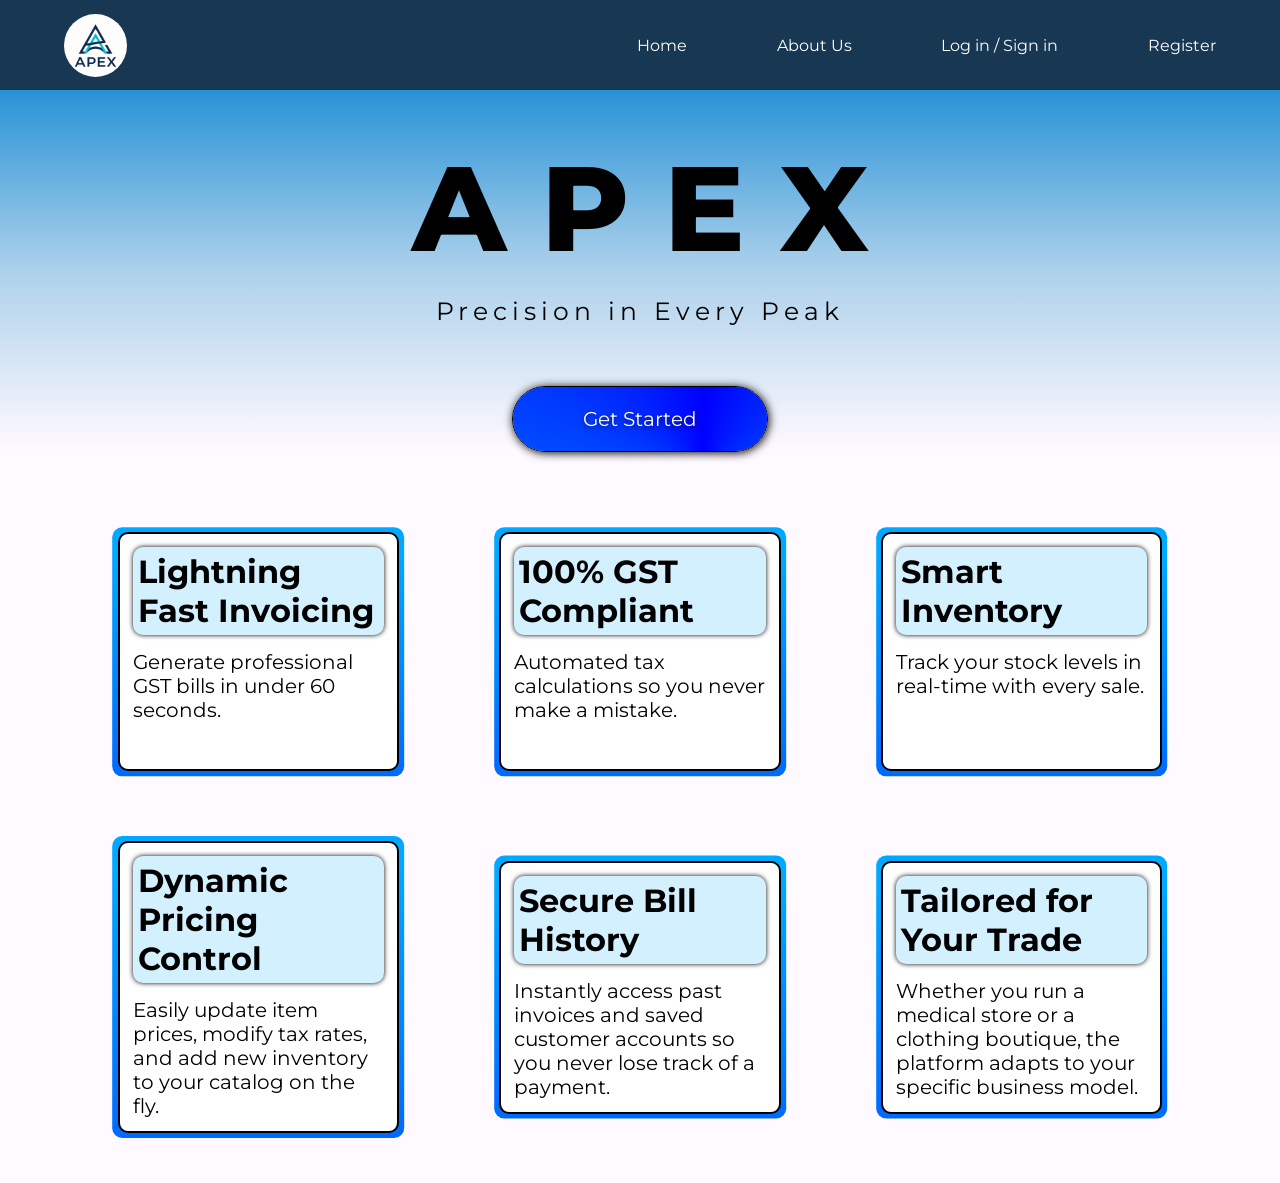
<file: index.html>
<!DOCTYPE html>
<html lang="en">
<head>
    <meta charset="UTF-8">
    <meta name="viewport" content="width=device-width, initial-scale=1.0">
    <title>Document</title>
    <link rel="preconnect" href="https://fonts.googleapis.com">
    <link rel="preconnect" href="https://fonts.gstatic.com" crossorigin>
    <link href="https://fonts.googleapis.com/css2?family=Montserrat:wght@400;600;800&display=swap" rel="stylesheet">
    <link rel="stylesheet" href="style.css">
</head>
<body>
    <header>
        <div class="navbar">
            <div class="logo"></div>
            <a class="home">Home</a>
            <a href="about.html" class="About Us">About Us</a>
            <a href="login.html" class="login">Log in / Sign in</a>
            <a href="register.html" class="register">Register</a>
        </div>
    </header>
    <main>
        <div class="hero">
            <div class="apex-text">A P E X</div>
            <div class="slogan">Precision in Every Peak</div>
            <a class="get-started" href="register.html">Get Started</a>
        </div>
        <div class="features-flexbox">
            <div class="feature1">
                <h1 class="title">Lightning Fast Invoicing</h1>
                <p class="description">Generate professional GST bills in under 60 seconds.</p>
            </div>
            <div class="feature2">
                <h1 class="title">100% GST Compliant</h1>
                <p class="description">Automated tax calculations so you never make a mistake.</p>
            </div>
            <div class="feature3">
                <h1 class="title">Smart Inventory</h1>
                <p class="description">Track your stock levels in real-time with every sale.</p>
            </div>
            <div class="feature4">
                <h1 class="title">Dynamic Pricing Control</h1>
                <p class="description">Easily update item prices, modify tax rates, and add new inventory to your catalog on the fly.</p>
            </div>
            <div class="feature5">
                <h1 class="title">Secure Bill History</h1>
                <p class="description">Instantly access past invoices and saved customer accounts so you never lose track of a payment.</p>
            </div>
            <div class="feature6">
                <h1 class="title">Tailored for Your Trade</h1>
                <p class="description">Whether you run a medical store or a clothing boutique, the platform adapts to your specific business model.</p>
            </div>
        </div>
    </main>
</body>
</html>
</file>
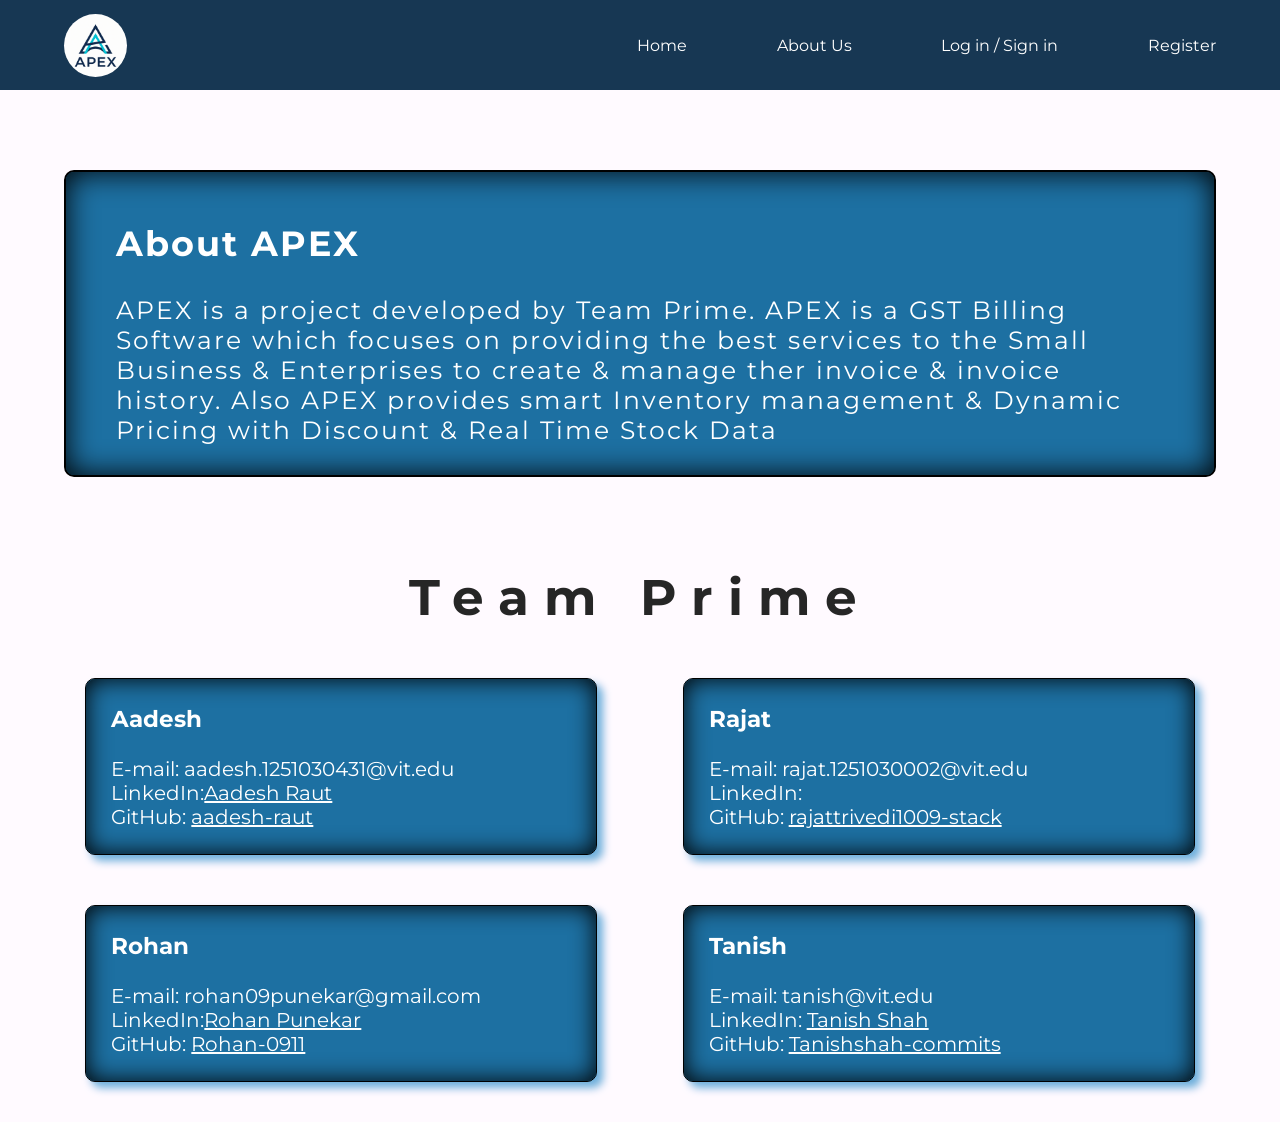
<file: about.html>
<DOCTYPE html>
<html lang="en">
<head>
    <meta charset="UTF-8">
    <meta name="viewport" content="width=device-width, initial-scale=1.0">
    <title>Document</title>
    <link rel="preconnect" href="https://fonts.googleapis.com">
    <link rel="preconnect" href="https://fonts.gstatic.com" crossorigin>
    <link href="https://fonts.googleapis.com/css2?family=Montserrat:wght@400;600;800&display=swap" rel="stylesheet">
    <link rel="stylesheet" href="style.css">
</head>
<body>
    <header>
        <div class="navbar">
            <div class="logo"> </div>
            <a href=index.html class="home">Home</a>
            <a class="About Us">About Us</a>
            <a href="login.html" class="login">Log in / Sign in</a>
            <a href="register.html" class="register">Register</a>
        </div>
    </header>
    
    <main class="about_main">
        <div class="about_APEX">
            <h1 class="about_title">About APEX</h1>
            <div class="about_description">
                APEX is a project developed by Team Prime. APEX is a GST Billing Software which focuses on providing the best services to the Small Business & Enterprises to create & manage ther invoice & invoice history. Also APEX provides smart Inventory management & Dynamic Pricing with Discount & Real Time Stock Data
            </div>
        </div>
        <div class="team">
            <h1 class="our_team">Team Prime</h1>
            <div class="members">
                <div class="team_member"><h3>Aadesh</h3><br>E-mail: aadesh.1251030431@vit.edu <br> LinkedIn:<a href="https://www.linkedin.com/in/aadesh-raut-a03a06383" target="_blank">Aadesh Raut</a> <br> GitHub: <a href="https://github.com/aadesh-raut" target="_blank">aadesh-raut</a></div>
                <div class="team_member"><h3>Rajat</h3><br>E-mail: rajat.1251030002@vit.edu <br> LinkedIn:<a href=""></a> <br> GitHub: <a href="https://github.com/rajattrivedi1009-stack" target="_blank">rajattrivedi1009-stack</a></div>
                <div class="team_member"><h3>Rohan</h3><br>E-mail: rohan09punekar@gmail.com <br> LinkedIn:<a href="https://www.linkedin.com/in/rohanpunekar" target="_blank">Rohan Punekar</a> <br> GitHub: <a href="https://github.com/Rohan-0911" target="_blank">Rohan-0911</a></div>
                <div class="team_member"><h3>Tanish</h3><br>E-mail: tanish@vit.edu <br> LinkedIn: <a href="https://www.linkedin.com/in/tanish-shah-339693389" target="_blank">Tanish Shah</a><br> GitHub:<a href=""></a> <a href="https://github.com/Tanishshah-commits" target="_blank">Tanishshah-commits</a></div>
            </div>
        </div>
    </main>

</body>
</html>
</file>
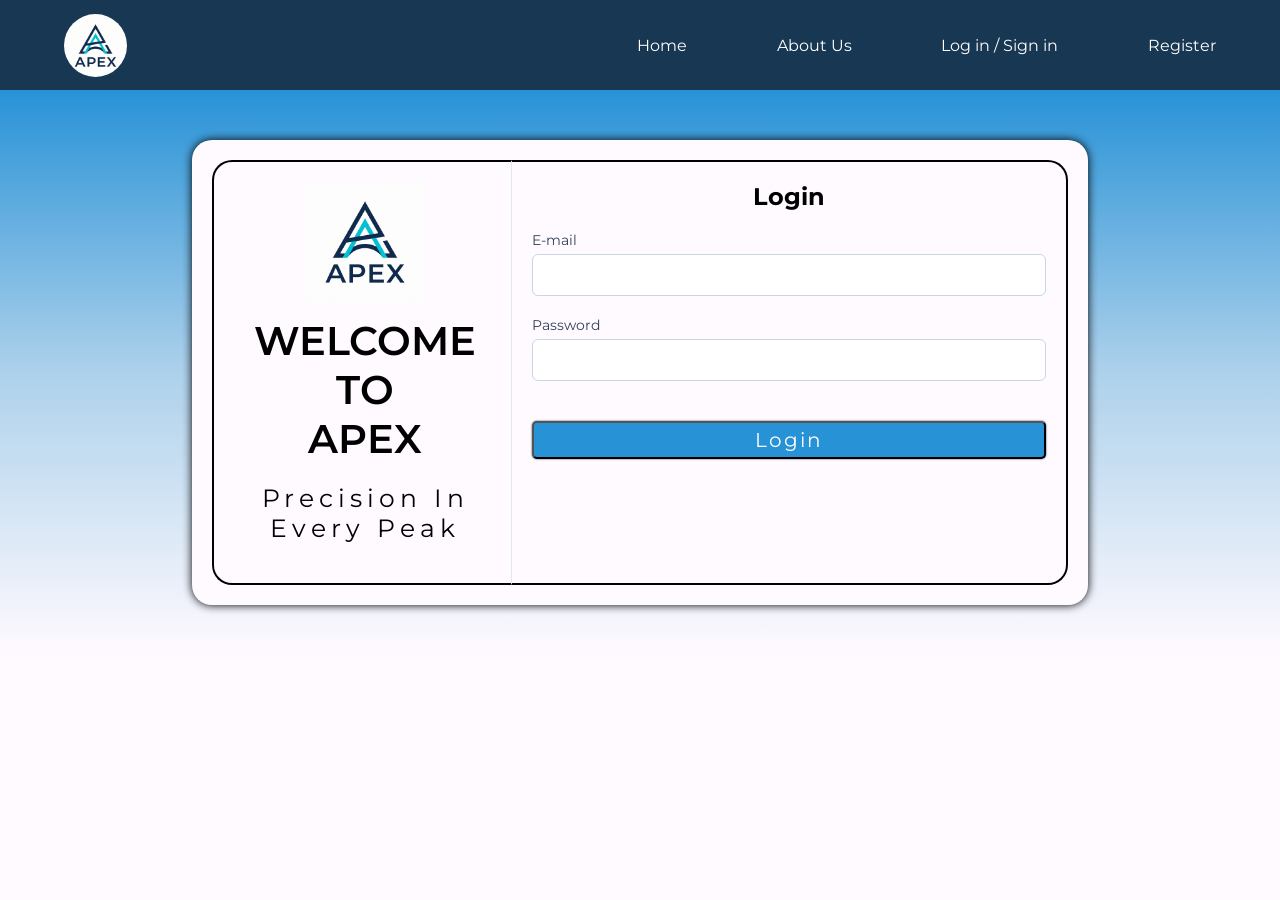
<file: bill.html>
<!DOCTYPE html>
<html lang="en">
<head>
        <meta charset="UTF-8">
    <meta name="viewport" content="width=device-width, initial-scale=1.0">
    <title>Document</title>
    <link rel="preconnect" href="https://fonts.googleapis.com">
    <link rel="preconnect" href="https://fonts.gstatic.com" crossorigin>
    <link href="https://fonts.googleapis.com/css2?family=Montserrat:wght@400;600;800&display=swap" rel="stylesheet">
    <link rel="stylesheet" href="style.css">
</head>
<body class="bill-body">
    <main>
        <h1>INVOICE</h1>
        <div id="business-name"></div>
        <div id="business-type"></div>
        <div id="date"></div>
        <div id="admin-name"></div>
        <div id="custumer-name"></div>
        <div id="custumer-phone"></div>

        <div class="inv_list">
            <div id="sr-no">     
                <div>Sr. No.</div>                
            </div>
            <div id="item_name">
                <div>Name</div>
            </div>
            <div id="item_price">
                <div>Price</div>
            </div>
        </div>
        <div id="amount"> </div>
        <div id="gst"> </div>
        <div id="total"> </div>
    </main>

    <script src="bill.js"></script>
</body>
</html>
</file>
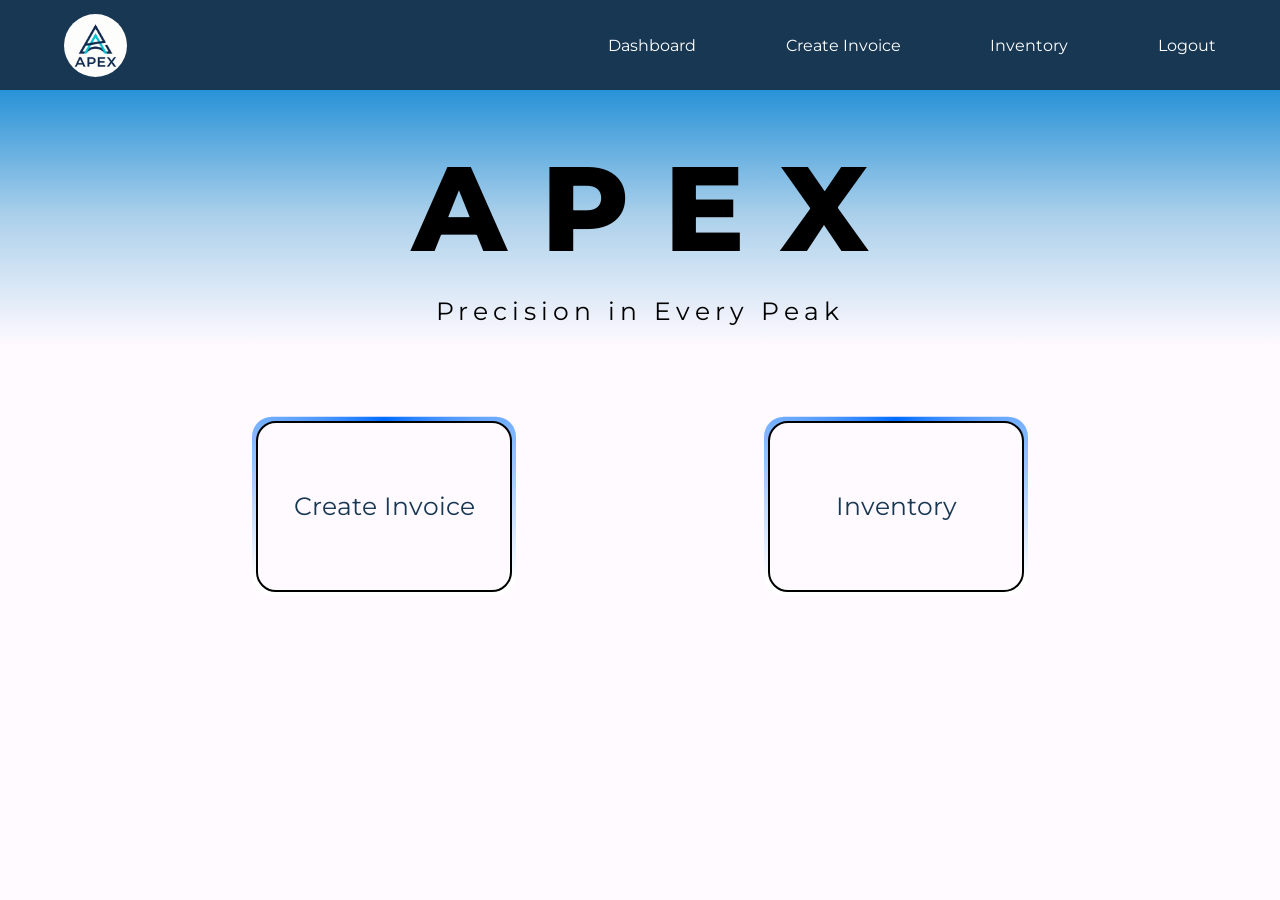
<file: dashboard.html>
<!DOCTYPE html>
<html lang="en">
<head>
    <meta charset="UTF-8">
    <meta name="viewport" content="width=device-width, initial-scale=1.0">
    <title>Document</title>
    <link rel="preconnect" href="https://fonts.googleapis.com">
    <link rel="preconnect" href="https://fonts.gstatic.com" crossorigin>
    <link href="https://fonts.googleapis.com/css2?family=Montserrat:wght@400;600;800&display=swap" rel="stylesheet">
    <link rel="stylesheet" href="style.css">
    <link rel="stylesheet" href="https://cdnjs.cloudflare.com/ajax/libs/font-awesome/6.5.0/css/all.min.css">

</head>
<body>
    <header>
        <div class="navbar">
            <div class="logo"> </div>
            <a class="Dashboard">Dashboard</a>
            <a href="invoice.html" class="create_invoice">Create Invoice</a>
            <a href="inventory.html" class="inventory">Inventory</a>
            <a href="index.html" class="logout">Logout</a>
        </div>
    </header>

    <main>
        <div class="hero">
            <div class="apex-text">A P E X</div>
            <div class="slogan">Precision in Every Peak</div>
        </div>

        <div class="functions">
            <div class="function1">
                <a href="invoice.html" style="color:#173753;text-decoration: none">Create Invoice</a>
            </div>
            <div class="function2">
                <a href="inventory.html" style="color:#173753;text-decoration: none">Inventory</a>
            </div>
        </div>
    </main>
</body>
</html>
</file>
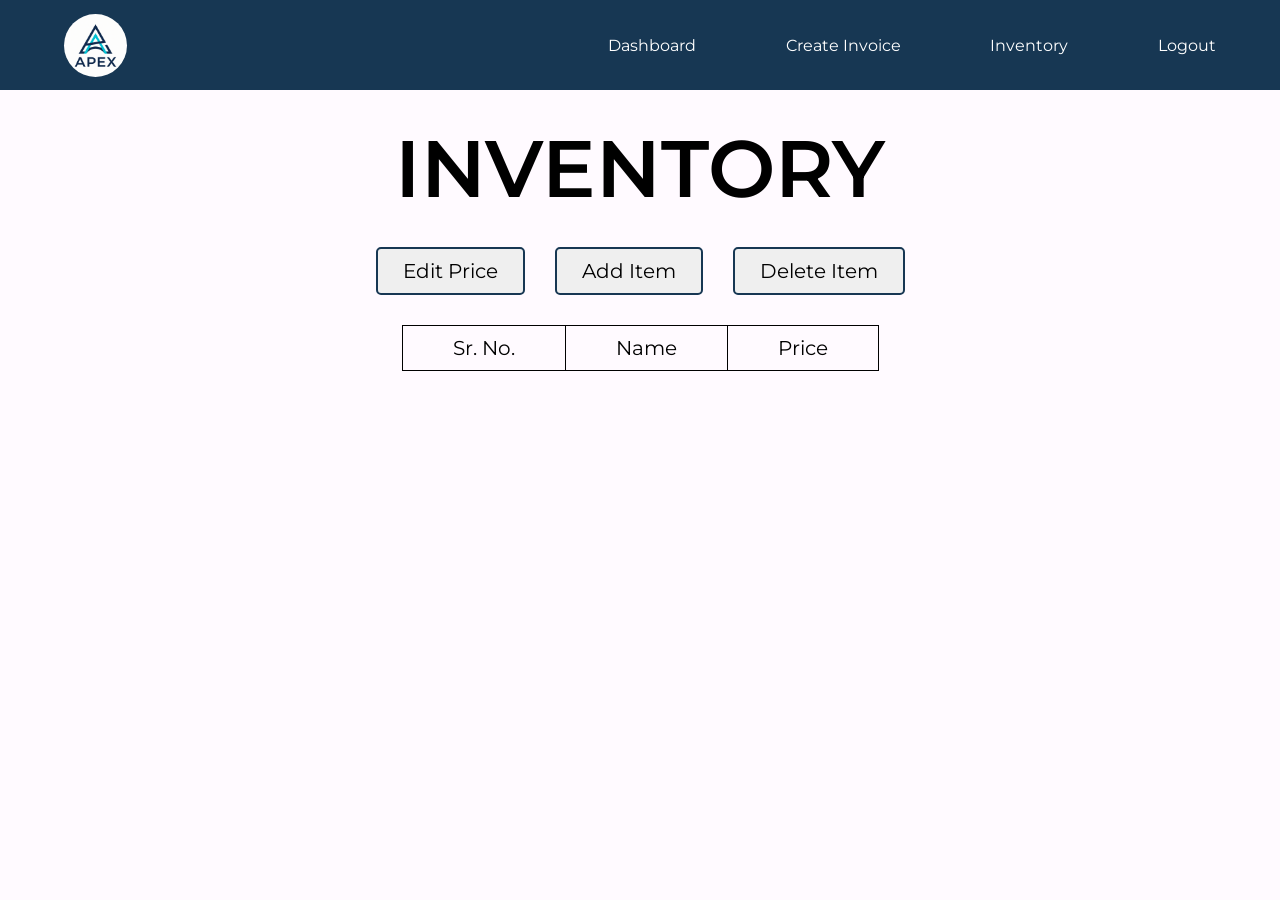
<file: inventory.html>
<!DOCTYPE html>
<html lang="en">
<head>
    <meta charset="UTF-8">
    <meta name="viewport" content="width=device-width, initial-scale=1.0">
    <title>Document</title>
    <link rel="preconnect" href="https://fonts.googleapis.com">
    <link rel="preconnect" href="https://fonts.gstatic.com" crossorigin>
    <link href="https://fonts.googleapis.com/css2?family=Montserrat:wght@400;600;800&display=swap" rel="stylesheet">
    <link rel="stylesheet" href="style.css">
    <link rel="stylesheet" href="https://cdnjs.cloudflare.com/ajax/libs/font-awesome/6.5.0/css/all.min.css">
</head>
<body>
    <header>
        <div class="navbar">
            <div class="logo"> </div>
            <a href="dashboard.html" class="Dashboard">Dashboard</a>
            <a href="invoice.html" class="create_invoice">Create Invoice</a>
            <a class="inventory">Inventory</a>
            <a href="index.html" class="logout">Logout</a>
        </div>
    </header>
    <main class="inv-main">
        <div class="inv-title">INVENTORY</div>

        <div class="inv-edit">
            <button id="inv-edit-btn" onclick="toggle_edit_price(event)">Edit Price</button>
            <button id="inv_add" onclick="toggle_add_item(event)">Add Item</button>
            <button id="inv_delete" onclick="toggle_del_item(event)">Delete Item</button>
        </div>

        <div id="edit-bg">
            <div id="edit-panel">
                <form>
                    <div id="exit-register">                
                        <button onclick="toggle_edit_price()">
                            <svg width="24" height="24" viewBox="0 0 24 24" fill="none" xmlns="http://www.w3.org/2000/svg">
                                <path d="M20 20L4 4.00003M20 4L4.00002 20" stroke="black" stroke-width="2" stroke-linecap="round"/>
                            </svg>
                        </button>
                    </div>
                    <h2>EDIT PRICE</h2>
                    <label>Sr.No.</label>
                    <input id="get-no">
                    <label>New Price</label>
                    <input id="new-price">
                    <button id="edit-price" onclick="edit_price(event)">Change</button>
                </form>
            </div>
        </div>

        <div id="add-bg">
            <div id="add-panel">
                <form>
                    <div id="exit-register">                
                        <button onclick="toggle_add_item()">
                            <svg width="24" height="24" viewBox="0 0 24 24" fill="none" xmlns="http://www.w3.org/2000/svg">
                                <path d="M20 20L4 4.00003M20 4L4.00002 20" stroke="black" stroke-width="2" stroke-linecap="round"/>
                            </svg>
                        </button>
                    </div>
                    <h2>ADD ITEMS</h2>
                    <label>New Item Name</label>
                    <input id="get-item">
                    <label>New Item Price</label>
                    <input id="add-price">
                    <button id="add-item" onclick="add_item(event)">Add</button>
                </form>
            </div>
        </div>

        <div id="del-bg">
            <div id="del-panel">
                <form>
                    <div id="exit-register">                
                        <button onclick="toggle_del_item()">
                            <svg width="24" height="24" viewBox="0 0 24 24" fill="none" xmlns="http://www.w3.org/2000/svg">
                                <path d="M20 20L4 4.00003M20 4L4.00002 20" stroke="black" stroke-width="2" stroke-linecap="round"/>
                            </svg>
                        </button>
                    </div>
                    <h2>DELETE ITEM</h2>
                    <label>Sr.No.</label>
                    <input id="get-del-no">
                    <button id="del-item" onclick="del_item(event)">Delete</button>
                </form>
            </div>
        </div>
        
        <div class="inv_list">
            <div id="sr-no">
                <div>Sr. No.</div>
                
            </div>
            <div id="item_name">
                <div>Name</div>

            </div>
            <div id="item_price">
                <div>Price</div>
            </div>
        </div>
    </main>
    <script src="inventory.js"></script>
</body>
</html>
</file>
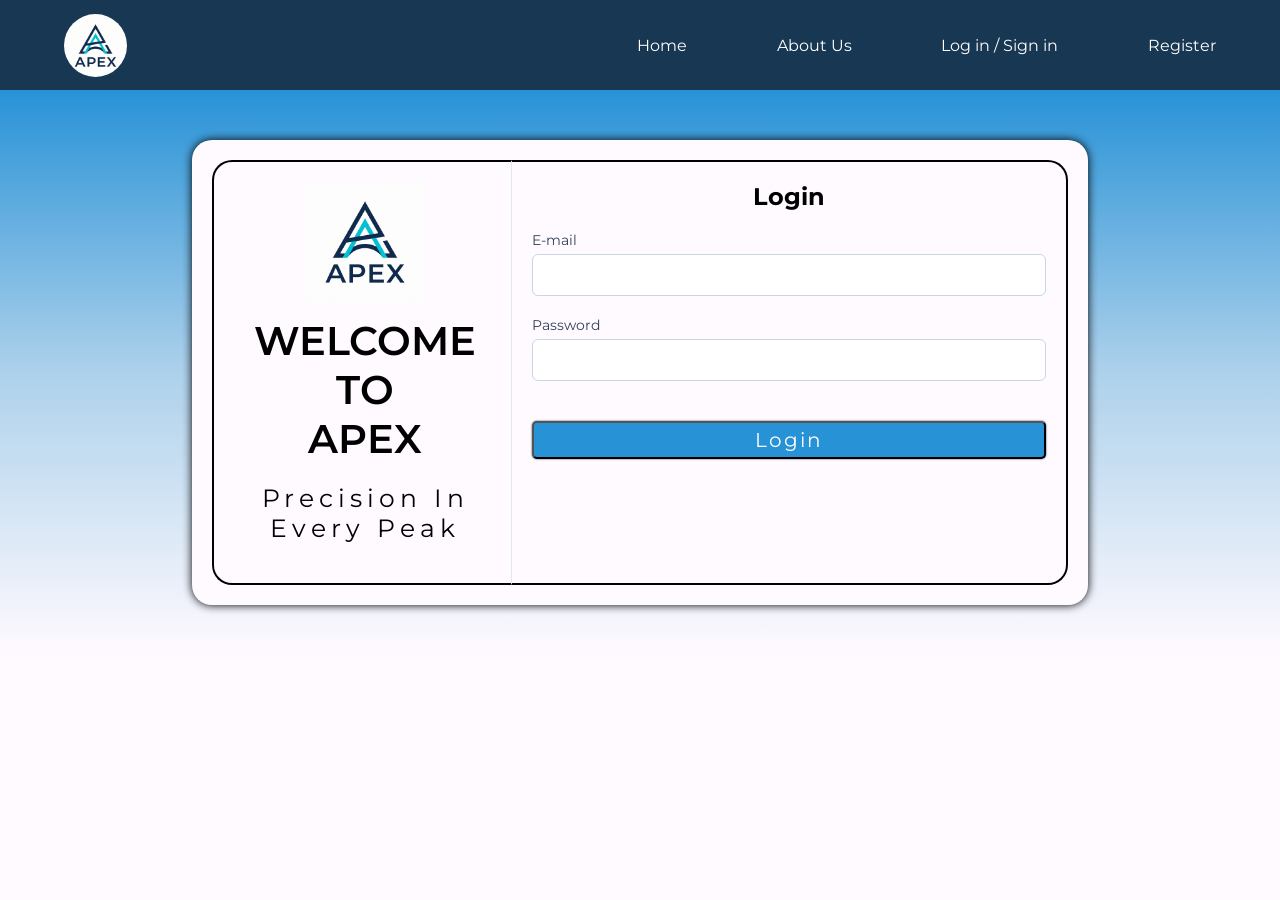
<file: invoice.html>
<!DOCTYPE html>
<html lang="en">
<head>
    <meta charset="UTF-8">
    <meta name="viewport" content="width=device-width, initial-scale=1.0">
    <title>Document</title>
    <link rel="preconnect" href="https://fonts.googleapis.com">
    <link rel="preconnect" href="https://fonts.gstatic.com" crossorigin>
    <link href="https://fonts.googleapis.com/css2?family=Montserrat:wght@400;600;800&display=swap" rel="stylesheet">
    <link rel="stylesheet" href="style.css">
    <link rel="stylesheet" href="https://cdnjs.cloudflare.com/ajax/libs/font-awesome/6.5.0/css/all.min.css">
    <link rel="stylesheet" href="style.css">
    <style>
        .func_page{
            display:flex;
            justify-content: center;
            position:relative;
            top:100px;
        }
        .create
        {
            margin-top: 30px;
            display:flex;
            justify-content: center;
            position:relative;
            top:100px;    
        }

        
        #domain_list{
            list-style-type: none;
        }

        #domain_list li {
        border: 1px solid black;
        border-top: none;
        width: 300px; 
        margin: 5px 0px;
        padding: 8px 12px; 
        
        
        display: flex; 
        justify-content: space-between; 
        align-items: center; 
        }

        #search_item{
            width: 200px;
        }

        .split-container {
            display: flex;
            justify-content: center;
            gap: 40px; 
            width: 800px; 
        }

        .panel {
            background: #ffffff;
            padding: 20px;
            border: 1px solid #ccc;
            border-radius: 8px;
            flex: 1; 
        }

        .panel h3 {
            padding-bottom: 10px;
        }

        .input-group {
            margin-bottom: 12px;
            display: flex;
            flex-direction: column;
        }
        .input-group label {
            font-size: 0.9rem;
            font-weight: 600;
            margin-bottom: 4px;
        }
        .input-group input {
            padding: 6px;
            border: 1px solid #000;
        }

        #bill_list {
            list-style-type: none;
            padding: 0;
        }
        #bill_list li {
            padding: 6px 0;
            border-bottom: 1px dashed #ccc;
        }
        #gen-bill-div {
            display: flex;
            align-items: center;
        }
        #gen-bill {
            text-decoration: none;
            height: 50px;
            font-size: 20px;
            padding: 10px 25px 10px 25px;
            color: black;
            margin: 0 15px 0 15px;
            border: 2px solid #173753;
            border-radius: 5px;
            transition: all ease 0.2s;
        }
    </style>
</head>
<body>
    <header>
        <div class="navbar">
            <div class="logo"> </div>
            <a href="dashboard.html" class="Dashboard">Dashboard</a>
            <a class="create_invoice">Create Invoice</a>
            <a href="inventory.html" class="inventory">Inventory</a>
            <a href="index.html" class="logout">Logout</a>
        </div>
    </header>


    <div class="create">
    <div class="split-container">
        
        <div class="panel left-panel">
            <h3>Customer Invoice Details</h3>
            <div class="input-group">
                <label>Customer Name:</label>
                <input type="text" id="cust_name" placeholder="Enter name...">
            </div>
            <div class="input-group">
                <label>Mobile Number:</label>
                <input type="text" id="cust_mobile" placeholder="Enter mobile number...">
            </div>

            <h4>Current Items Added:</h4>
            <ul id="bill_list">
                </ul>
        </div>

        <div class="panel right-panel">
            <h3>Search Inventory</h3>
            <input type="text" id="search_item" class="search_item" placeholder="Type item name...">

            <ul id="domain_list">
                </ul>
        </div>

        <div id="gen-bill-div">
            <a href="bill.html" id="gen-bill">Generate Bill</a>
        </div>
    </div>
    
</div>

    <script>
        const search_item = document.getElementById('search_item');

// 1. Fixed camelCase on getItem
let currentUser = localStorage.getItem("currentUser");

// SAFETY NET: Kick them out if not logged in
if (!currentUser) {
    window.location.href = "login.html";
}

let inv_key = currentUser + "_inv";

// 2. SAFETY NET: Handle empty inventory gracefully
let raw_inv_data = localStorage.getItem(inv_key);
let inv_list = raw_inv_data ? JSON.parse(raw_inv_data) : {};

let itemArray = Object.keys(inv_list);

let activeInvoice = {
    customerName: "",
    customerMobile: "",
    purchasedItems: {} 
};

search_item.addEventListener('input', function() {
    let query = search_item.value.toLowerCase().trim();
    const domainListElement = document.getElementById('domain_list');
    
    // Clear the list every time the user types so it doesn't duplicate
    domainListElement.innerHTML = "";

    // If the search box is empty, don't show the whole inventory
    if (query === "") return;

    itemArray.forEach(function(productName) {
        let itemText = productName.toLowerCase();

        if (itemText.includes(query)) {
            let item_dummy = document.createElement("li");
            
            let text_span = document.createElement("span");
            text_span.textContent = `${productName} - Rs.${inv_list[productName]}`;

            let add_btn = document.createElement("span");
            add_btn.textContent = " [+]";
            add_btn.style.cursor = "pointer";
            add_btn.style.fontWeight = "bold";
            add_btn.style.color = "green"; // Added a little color to make it look like a button

            // The click event when they add an item to the bill
            add_btn.addEventListener('click', function() {
                let currentName = document.getElementById("cust_name").value.trim();
                let currentMobile = document.getElementById("cust_mobile").value.trim();

                if (!currentName || !currentMobile) {
                    alert("Please enter Customer Name and Mobile Number first before adding items!");
                    return; 
                }

                activeInvoice.customerName = currentName;
                activeInvoice.customerMobile = currentMobile;

                localStorage.setItem("currentCust", currentName);
                localStorage.setItem("cust_no", currentMobile);

                // Add item to the live object
                activeInvoice.purchasedItems[productName] = inv_list[productName];

                // 3. FIXED SAVE LOGIC: Stringify and save to Local Storage immediately!
                let cust_key = currentName + "_inv";
                localStorage.setItem(cust_key, JSON.stringify(activeInvoice.purchasedItems));

                updateInvoiceDisplay();
            });

            item_dummy.append(text_span);
            item_dummy.append(add_btn);
            domainListElement.append(item_dummy);
        }
    });
});

function updateInvoiceDisplay() {
    let billListElement = document.getElementById("bill_list");
    billListElement.innerHTML = "";

    let billItems = Object.keys(activeInvoice.purchasedItems);

    billItems.forEach(function(itemName) {
        let billItemRow = document.createElement("li");
        let itemPrice = activeInvoice.purchasedItems[itemName];
        
        billItemRow.textContent = `${itemName} - Rs.${itemPrice}`;
        billListElement.append(billItemRow);
    });
}
    </script>
</body>
</html>
</file>
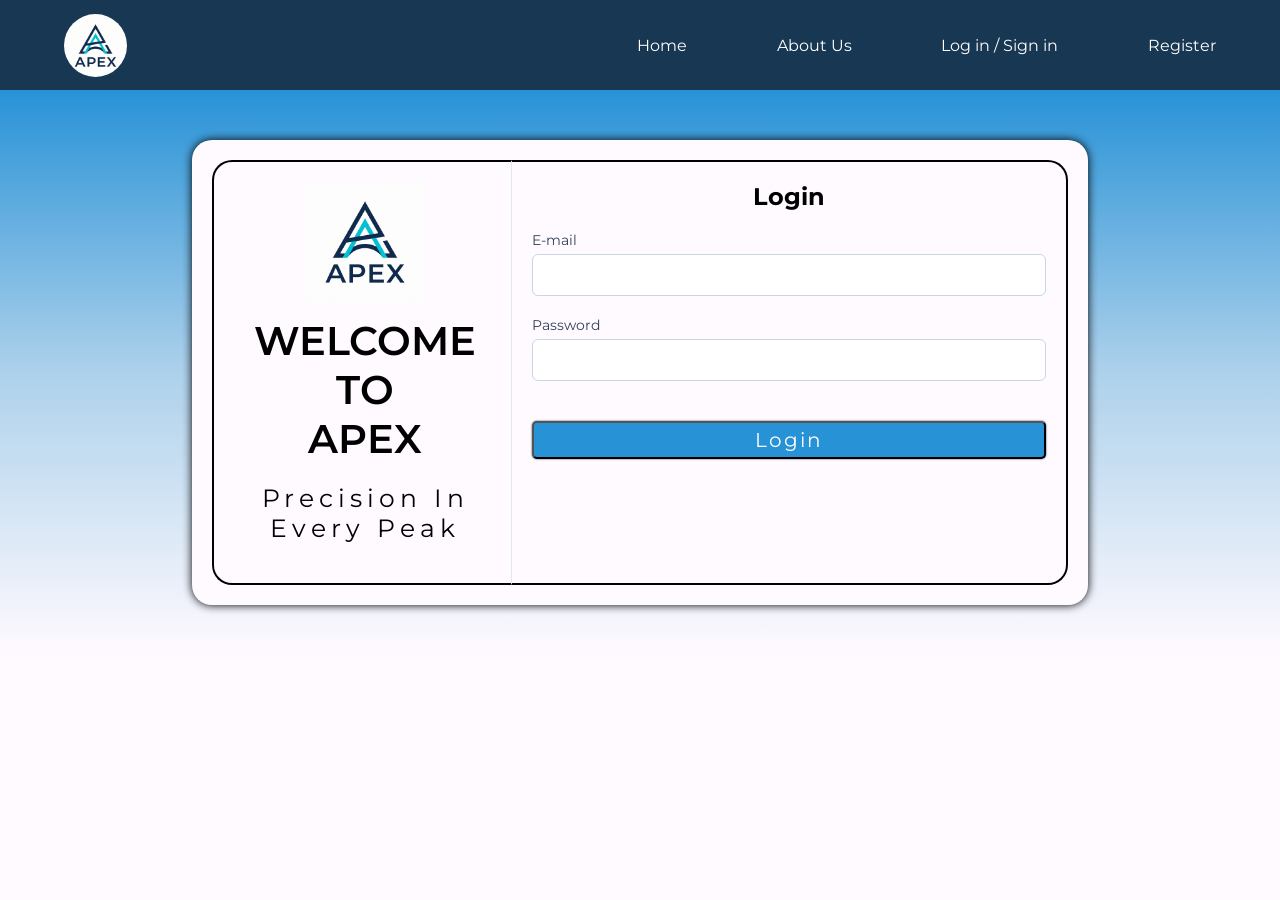
<file: login.html>
<!DOCTYPE html>
<html lang="en">
<head>
    <meta charset="UTF-8">
    <meta name="viewport" content="width=device-width, initial-scale=1.0">
    <title>Document</title>
    <link rel="preconnect" href="https://fonts.googleapis.com">
    <link rel="preconnect" href="https://fonts.gstatic.com" crossorigin>
    <link href="https://fonts.googleapis.com/css2?family=Montserrat:wght@400;600;800&display=swap" rel="stylesheet">
    <link rel="stylesheet" href="style.css">
</head>
<body>
    <header>
        <div class="navbar">
            <div class="logo"> </div>
            <a href=index.html class="home">Home</a>
            <a href="about.html" class="About Us">About Us</a>
            <a class="login">Log in / Sign in</a>
            <a href="register.html" class="register">Register</a>
        </div>
    </header>

    <main class="login-main">
        <div class="login-body">
            <div class="login-welcome">
                <div>
                    <img src="images/logo.png" height=120px width=120px>
                    <p class="welcome-text">WELCOME TO<br>APEX</p>
                    <p class="slogan">Precision In Every Peak</p>
                </div>
            </div>
            <div class="login-card">
                <div class="login-title"><h2>Login</h2></div>
                <form class="login-form">
                    <label>E-mail</label>
                    <input id="login-email" type="email" required>
                    <label>Password</label>
                    <input id="login-password" type="password" reqquired>
                    <button id="login-btn" onclick="login(event)">Login</button>
                </form>
            </div>
        </div>
    </main>

    <script src="login.js"></script>
</body>
</html>
</file>
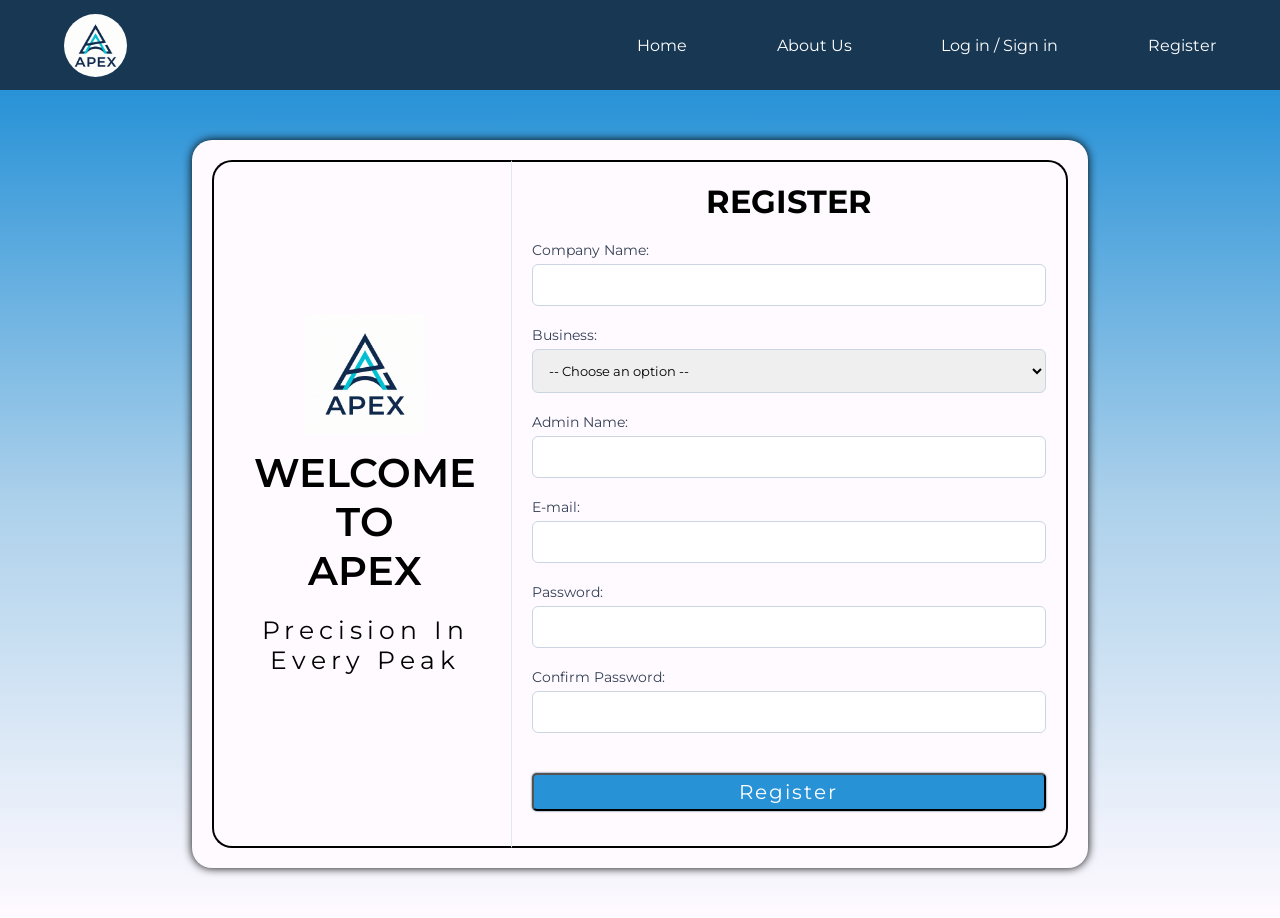
<file: register.html>
<!DOCTYPE html>
<html lang="en">
<head>
    <meta charset="UTF-8">
    <meta name="viewport" content="width=device-width, initial-scale=1.0">
    <title>Document</title>
    <link rel="preconnect" href="https://fonts.googleapis.com">
    <link rel="preconnect" href="https://fonts.gstatic.com" crossorigin>
    <link href="https://fonts.googleapis.com/css2?family=Montserrat:wght@400;600;800&display=swap" rel="stylesheet">
    <link rel="stylesheet" href="style.css">
</head>
<body>
    <header>
        <div class="navbar">
            <div class="logo"> </div>
            <a href=index.html class="home">Home</a>
            <a href="about.html" class="About Us">About Us</a>
            <a href="login.html" class="login">Log in / Sign in</a>
            <a class="register">Register</a>
        </div>
    </header>

    <main class="register-main">
        <div class="register-body">
            <div class="register-welcome">
                <div>
                    <img src="images/logo.png" height=120px width=120px>
                    <p class="welcome-text">WELCOME TO<br>APEX</p>
                    <p class="slogan">Precision In Every Peak</p>
                </div>
            </div>
            <div class="register-card">
                <div class="register-title">   
                    <h1>REGISTER</h1>
                </div>
                <form class="register-form" onsubmit="register_company(event)">
                    <label>Company Name:</label>
                    <input id="company_name" type="text" required>
                    <label>Business: </label>
                    <select name="business_type" id="business_type" required>
                        <option value="" selected>-- Choose an option --</option>
                        <option value="1">1. Medical Store</option>
                        <option value="2">2. Grocery Store</option>
                        <option value="3">3. Super Market</option>
                        <option value="4">4. Stationary</option>
                        <option value="5">5. Sports Shops</option>
                        <option value="6">6. Clothes</option>
                    </select>                    
                    <label>Admin Name: </label>
                    <input id="admin-name" type="text" required>
                    <label>E-mail: </label>
                    <input id="email" type="email" required>
                   <label>Password: </label>
                    <input id="password" type="password" required>
                    <label>Confirm Password:</label>
                    <input id="confirm-password" type="password" required>
                    <button id="register-btn" type="submit">Register</button>
                </form>
            </div>
        </div>

        <div id="registration-successful-bg">
            <div id="registration-successful">
                <div id="exit-register">                
                    <button onclick="close_reg_success_bg()">
                        <svg width="24" height="24" viewBox="0 0 24 24" fill="none" xmlns="http://www.w3.org/2000/svg">
                            <path d="M20 20L4 4.00003M20 4L4.00002 20" stroke="black" stroke-width="2" stroke-linecap="round"/>
                        </svg>
                    </button>
                </div>
                <div>Registartion Successful!</div>
                <div id="greeting-div"></div>
                <div><a href="login.html">Click here to login</a></div>
            </div>
        </div>
    </main>

    <script src="register.js"></script>
</body>
</html>
</file>
<file: style.css>
* {
    margin: 0;
    padding: 0;
    box-sizing: border-box;
}

body {
    background-color: #fffaff;
    overflow-x: hidden;
    font-family: 'Montserrat', sans-serif;
}

input, button, textarea, select {
    font-family: inherit;
}

.navbar {
    width: 100%;
    height: 10vh;
    background-color: #173753;
    display: flex;
    align-items: center;
    justify-content: flex-end;
    gap: 7%;
    position: sticky;
    top: 0;
    z-index: 10;
}

.navbar a {
    color: white;
    text-decoration: none;
    transition: all 0.2s ease-in-out;
}

.navbar a:hover {
    scale: 1.05;
}

.logo {
    border-radius: 50%;
    height: 70%;
    aspect-ratio: 1/1;
    background-image: url(images/logo.png);
    background-size: cover;
    margin-right: auto;
    margin-left: 5%;
}

.navbar .register, .navbar .logout {
    padding-right: 5%;
}

.hero {
    padding-top: 5vh;
    display: flex;
    flex-direction: column;
    align-items: center; 
    gap: 15px;
    background: linear-gradient(to bottom,#2892D7,#ADD1EB,#FFFAFF);
}

.apex-text {
    font-size: 120px;
    font-weight: 800;
    justify-self: center;
    text-align: center;
    color: black;    
    transition: all 1s ease-in-out;
}

.slogan {
    padding-bottom: 20px;
    font-size: 25px;
    letter-spacing: 5px;
    justify-self: center;
    text-align: center;
    transition: all 0.8s ease-in-out;
}

.get-started {
    position: relative;
    text-align: center;
    overflow: hidden;
    width: 20%;
    padding: 20px;
    margin-top: 25px;
    border: 1px solid black;
    background-color: transparent;
    border-radius: 50px;
    color: White;
    text-decoration: none;
    font-size: 20px;
    box-shadow: 1px 1px 10px black;
    text-shadow: 0 2px 4px rgba(0,0,0,0.5);
    transition: all 0.6s ease-in-out;
    z-index: 1;
}

@property --angle {
    syntax: "<angle>";
    initial-value: 0deg;
    inherits: false;
}

.get-started::after, .get-started::before {
    --angle: 0deg;
    content: '';
    width: 150%;
    height: 300%;
    background: conic-gradient(from var(--angle), blue 0%, #00a9ff 50%, blue 100%);
    position: absolute;
    z-index: -1;
    top: 0;
    left: 0;
    animation: 2s spin linear infinite;
}

@keyframes spin {
    to {
        --angle: 360deg;
    }
}

.get-started:hover {
    scale: 1.1;
}

.features-flexbox {
    display: flex;
    justify-content: center;
    align-items: center;
    flex-wrap: wrap;
    column-gap: 100px;
    row-gap: 70px;
    margin-top: 80px; 
    margin-bottom: 50px;
}

.features-flexbox div {
    width: 22%;
    aspect-ratio: 100/85;
    border-radius: 10px;
    position: relative;
    transition: all 0.4s ease-in-out;
}

.features-flexbox div::before {
    content: '';
    position: absolute;
    top: 0;
    left: 0;
    width: 100%;
    height: 100%;
    background-color: white;
    border: 2px solid black;
    border-radius: 10px;
    z-index: -1;
    box-sizing: border-box;
}

.features-flexbox div::after {
    content: '';
    position: absolute;
    top: 50%;
    left: 50%;
    translate: -50% -50%;
    width: 100%;
    height: 100%;
    z-index: -2;
    padding: 5px;
    border-radius: 10px;
    background: linear-gradient(#00a9ff 10%, #006aff 100%);
}

.features-flexbox div:hover {
    transform: scale(1.05);
} 

.title {
    margin: 15px;
    padding: 5px;
    background-color: #d3f0ff;
    border-radius: 10px;
    z-index: 1;
    box-shadow: 0 0 5px black;
    overflow-wrap: break-word;
}

.description {
    font-size: 20px;
    margin: 15px;
    z-index: 1;
}

/* 2. ABOUT */

.about_main {
    display: flex;
    justify-content: center;
    flex-wrap: wrap;
    gap: 30px;
    margin-top: 80px;
}

.about_APEX {
    width: 90%;
    border: 2px solid black;
    box-shadow: 0 0 30px black inset;
    letter-spacing: 2px;
    position: relative;
    border-radius: 10px;
    transition: all 0.6s ease-in-out;
    background-color: #1d70a2;
    color: white;
}

.about_title {
    margin: 50px 0 0 50px;
    font-size: 35px;
    color: white;
    transition: all 0.6s ease-in-out;
}

.about_description {
    margin: 30px 50px 30px 50px;
    font-size: 25px;
    transition: all 0.6s ease-in-out;
}

.about_APEX::before {
  content: "";
  position: absolute;
  top: 0;
  right: 0;
  width: 0;
  height: 100%;
  border-radius: 10px;
  background-color: white;
  box-shadow: 0 0 30px black inset;
  transition: all 0.6s ease-in-out;
  z-index: -1;
  box-shadow: 0 0 10px black inset;
}

.about_APEX:hover::before {
  width: 100%;
}

.about_APEX:hover {
    color: black;
    scale: 1.01;
}


.about_APEX:hover .about_title {
    color: black;
}

.team {
    margin: 60px 0 40px 0;
    width: 100%;
}

.our_team {
    letter-spacing: 15px;
    color: rgb(38, 38, 38);
    font-size: 50px;
    margin-bottom: 50px;
    text-align: center;
}

.members {
    display: flex;
    justify-content: space-evenly;
    flex-wrap: wrap;
    width: 100%;
    row-gap: 50px;
}

.team_member {
    font-size: 20px;
    padding: 25px;
    width: 40%;
    color: rgb(0, 0, 0);
    border: 1px solid black;
    border-radius: 10px;
    box-shadow: 0 0 25px black inset, 6px 6px 8px #6DAEDB;
    position: relative;
    transition: all 0.4s linear;
    background-color: #1d70a2;
    color: white;
    overflow-wrap: break-word;
}

.team_member a {
    color: white;
    transition: all 0.4s linear;
}

.team_member:hover, .team_member:hover a {
    color: black;
    scale: 1.05;
    z-index: 10;
}

.team_member::before {
  content: "";
  position: absolute;
  top: 0;
  right: 0;
  width: 0;
  height: 100%;
  border-radius: 10px;
  background-color: white;
  box-shadow: 0 0 8px black inset, 4px 4px 5px black;
  z-index: -1;
  color: white;
  transition: all 0.4s ease-in-out;
}

.team_member:hover::before {
  width: 100%;
}

/* 3 - Dash Board */

.functions {
    margin: 75px 0 20px 0;
    display:flex;
    justify-content:space-evenly;
}

.functions div {
    width: 20%;
    aspect-ratio: 1.5/1;
    text-align: center;
    font-size: 25px;
    font-weight: 300px;
    color:#173753;
    align-content: center;
    border: 2px solid black;
    border-radius: 20px;
    position: relative;
    background-color: #FFFAFF;
}

.functions div::before {
    --angle: 0deg;
    content: '';
    position: absolute;
    top: 50%;
    left: 50%;
    translate: -50% -50%;
    background: conic-gradient(from var(--angle), #006aff, white, white,#006aff);
    width: 100%;
    height: 100%;
    padding: 6px;
    border-radius: 20px;
    z-index: -1;
    animation: spin 3s linear infinite;
}

/* 4. Login & Register */

.register-main, .login-main {
    display: flex;
    justify-content: center;
    align-items: center;
    height: fit-content;
    background: linear-gradient(to bottom,#2892D7,#ADD1EB,#FFFAFF);
}

.register-body, .login-body {
    height: fit-content;
    width: 70vw;
    box-shadow: 0 0 10px black;
    border-radius: 20px;
    display: flex;
    margin: 50px 0 50px 0;
    padding: 20px;
    background-color: #FFFAFF;
}

.register-welcome, .login-welcome {
    width: 35%;
    border: 2px solid black;
    border-right: 1px solid #e2e8f0;
    border-top-left-radius: 20px;
    border-bottom-left-radius: 20px;
    padding: 20px;
    text-align: center;
    display: flex;
    align-items: center;
}

.welcome-text {
    font-size: 40px;
    font-weight: 600;
    padding: 10px 20px 20px 20px;
}

.register-card, .login-card {
    width: 65%;
    border: 2px solid black;
    border-left: 0px;
    border-top-right-radius: 20px;
    border-bottom-right-radius: 20px;
}

.register-title, .login-title, .panel h3 {
    margin-top: 20px;
    display: flex;
    justify-content: center;
}

.register-form, .login-form {
    padding: 20px;
}

.register-form label, .login-form label, .input-group label {
    display: block; 
    margin-bottom: 5px; 
    font-size: 14px;
    color: #334155;
}

.register-form input, .register-form select, .login-form input, .input-group input, #search_item {
    display: block;
    width: 100%;
    margin-bottom: 20px;
    padding: 12px;
    border-radius: 6px;
    border: 1px solid #cbd5e1;
}

#register-btn, #login-btn { 
    width: 100%;   
    margin: 20px 0 15px 0;
    padding: 5px;
    box-shadow: 0 0 2px #173753;
    border-radius: 5px;
    background-color: #2892d7;
    color: white;
    font-size: 20px;
    letter-spacing: 2px;
}

#registration-successful-bg {
    position: absolute;
    height: 124vh;
    width: 100%;
    background-color: rgba(0,0,0,0.5);
    display: none;
}

#registration-successful {
    position: fixed;
    top: 50%;
    left: 50%;
    translate: -50% -50%;
    height: 250px;
    width: 450px;
    background-color: white;
    border: 2px solid #173753;
    border-radius: 10px;
    text-align: center;
    color: #2892D7;
    font-size: 40px;
    font-weight: 600;
    padding: 20px;
}

#exit-register {
    text-align: end;
    width: 100%;
    color: black;
    font-size: 20px;
}

#exit-register button {
    border: none;
    background-color: transparent;
}

#greeting-div {
    color: grey;
    font-size: 15px;
}

#registration-successful div a {
    font-size: 20px;
}

/* 6 Inventory */

.inv-title {
    font-size: 80px;
    font-weight: 600;
    text-align: center;
    padding: 30px;
}

.inv-edit {
    display: flex;
    justify-content: center;
}

#inv-edit-btn, #inv_add, #inv_delete {
    font-size: 20px;
    padding: 10px 25px 10px 25px;
    margin: 0 15px 0 15px;
    border: 2px solid #173753;
    border-radius: 5px;
    transition: all ease 0.2s;
}

#inv-edit-btn:hover, #inv_add:hover, #inv_delete:hover, #gen-bill:hover {
    background-color: #1d70a2;
    color: white;
}

#edit-bg, #add-bg, #del-bg {
    position: absolute;
    top: 0;
    left: 0;
    height: 200vh;
    width: 100vw;
    background: rgba(0, 0, 0, 0.5);
    display: none;
}

#edit-panel, #add-panel, #del-panel {
    position: fixed;
    text-align: center;
    top: 50%;
    left: 50%;
    translate: -50% -50%;
    height: fit-content;
    width: 300px;
    background-color: white;
    border: 5px double #173753;
    border-radius: 20px;
    padding: 20px;
}

#edit-panel label, #add-panel label, #del-panel label {
    display: block;
    padding: 10px 0 5px 0;
}

#edit-panel input, #add-panel input, #del-panel input {
    text-align: center;
    padding: 5px;
}

#edit-price, #add-item, #del-item {
    display: block;
    margin: 20px;
    margin-left: 90px;
    padding: 10px;
    border: none;
    color: white;
    background-color: #2892D7;
}

.inv_list {
    margin-top: 30px;
    display: flex;
    justify-content: center;
    text-align: center;
    margin-bottom: 20px;
}

.inv_list div{
    font-size: 20px;
}

#sr-no, #item_price {
    border: 1px solid black;
    border-bottom: none;
} 

#item_name {
    border-top: 1px solid black; 
}

#sr-no div, #item_name div, #item_price div {
    border-bottom: 1px solid black;
    padding: 10px 50px 10px 50px;
}

/* 8. Bill */

.bill-body {
    display: flex;
    justify-content: center;
}

.bill-body main {
    border: 1px solid black;
    margin-top: 30px;
    padding: 30px;
}
</file>
